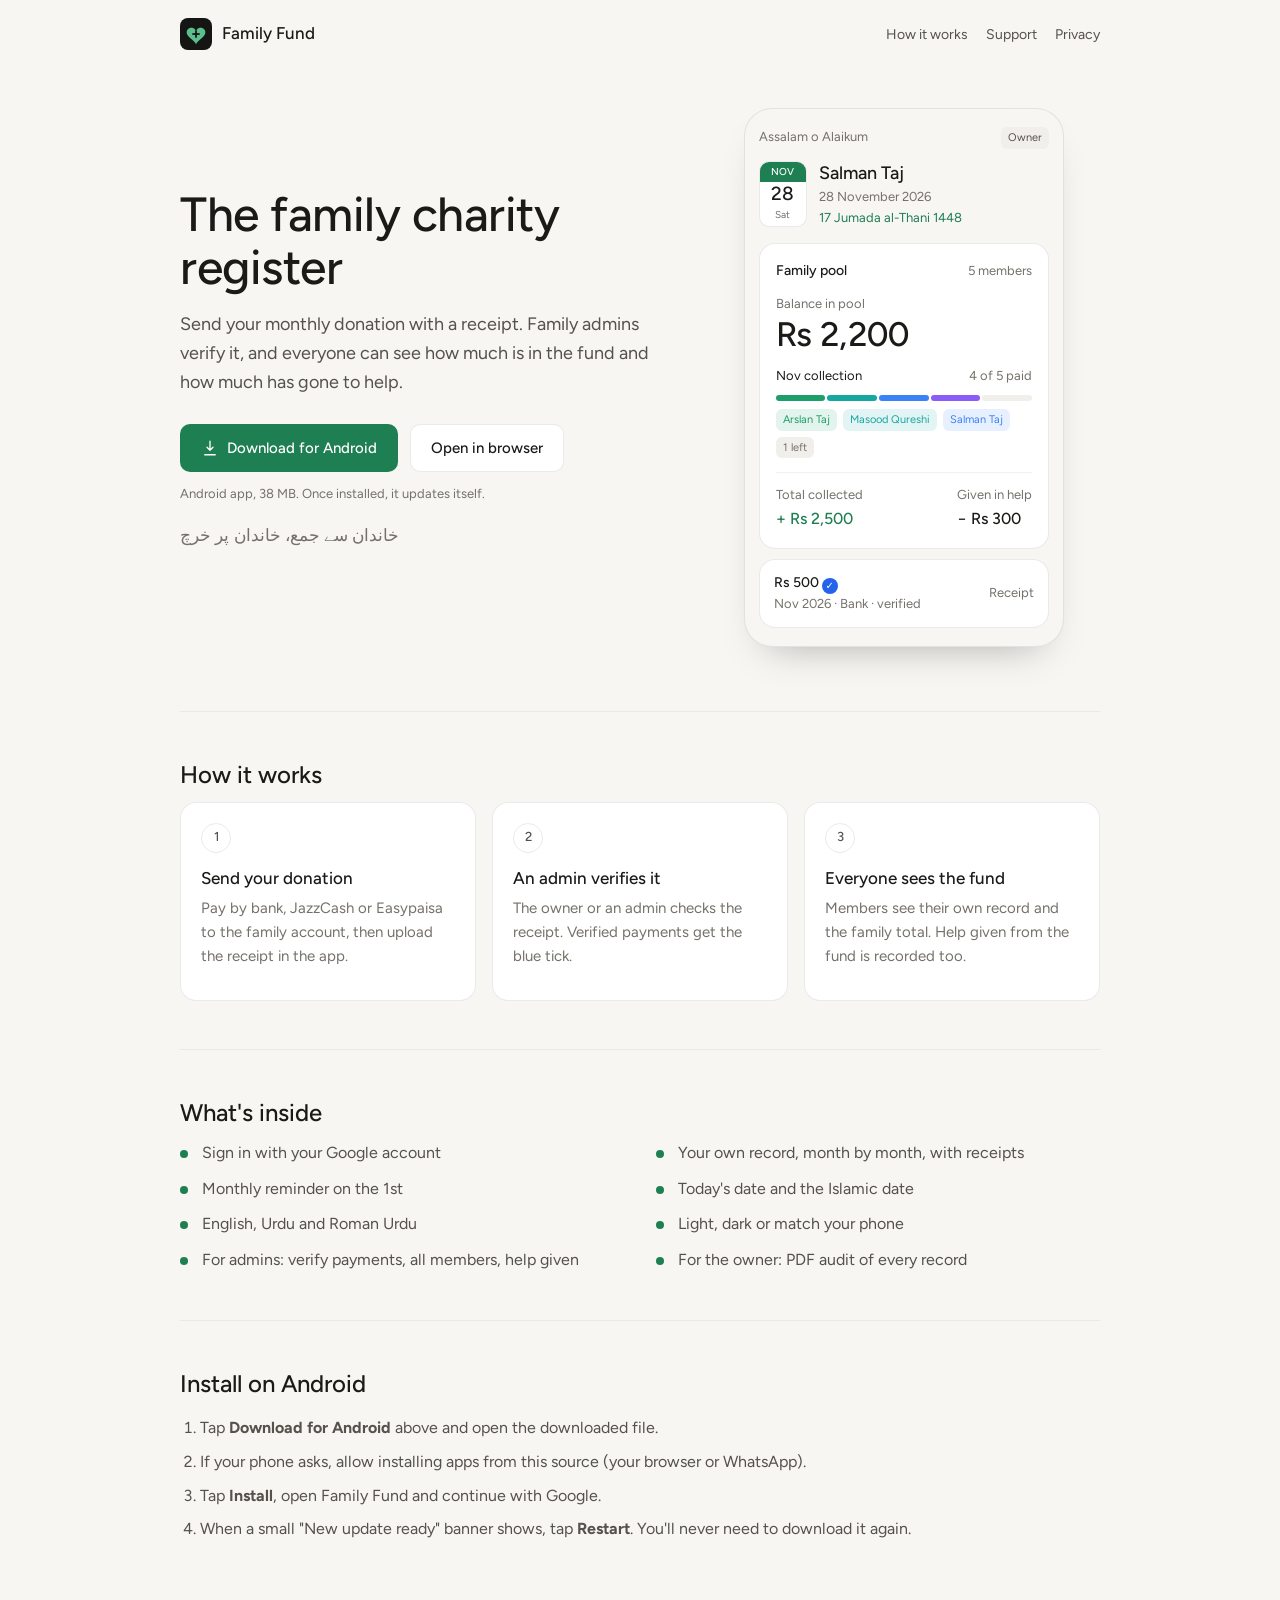
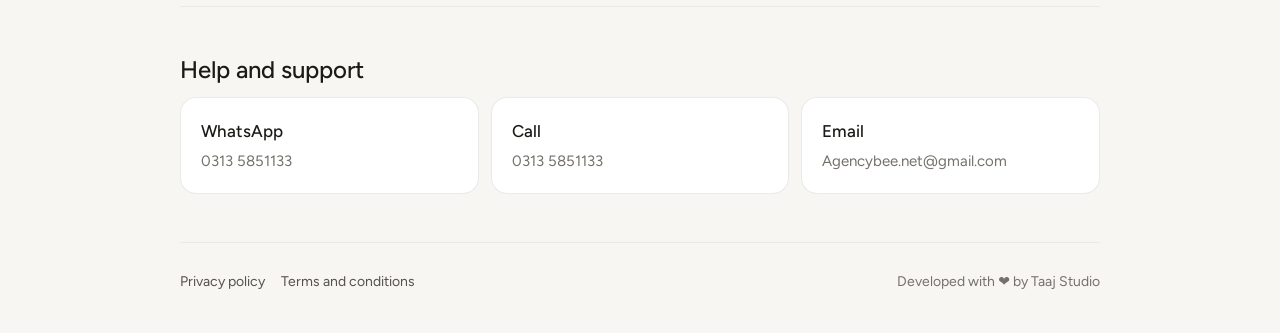
<file: home/index.html>
<!DOCTYPE html>
<html lang="en">
<head>
<meta charset="utf-8">
<meta name="viewport" content="width=device-width, initial-scale=1">
<title>Family Fund · The family charity register</title>
<meta name="description" content="Family Fund keeps your family's charity fund in one honest register: send your monthly donation with a receipt, admins verify it, and everyone sees the total.">
<meta name="theme-color" content="#151514">
<link rel="icon" href="icon.png">
<meta property="og:title" content="Family Fund">
<meta property="og:description" content="The family charity register. Collected from family, spent on family.">
<meta property="og:image" content="https://salman-hashmi.github.io/family-fund-web/home/icon.png">
<link rel="stylesheet" href="site.css">
</head>
<body>
<div class="wrap">
  <header class="top">
    <a class="brand" href="./"><img src="icon.png" alt="">Family Fund</a>
    <nav><a class="wide" href="#how">How it works</a><a href="#support">Support</a><a href="../privacy/">Privacy</a></nav>
  </header>

  <main>
    <div class="hero">
      <div>
        <h1>The family charity register</h1>
        <p class="lead">Send your monthly donation with a receipt. Family admins verify it, and everyone can see how much is in the fund and how much has gone to help.</p>
        <div class="actions">
          <a class="btn primary" href="../download/FamilyFund.apk" download>
            <svg viewBox="0 0 24 24" fill="none" stroke="currentColor" stroke-width="1.75" stroke-linecap="round" stroke-linejoin="round" aria-hidden="true"><path d="M12 3v12m0 0-4-4m4 4 4-4M5 21h14"/></svg>
            Download for Android
          </a>
          <a class="btn" href="../">Open in browser</a>
        </div>
        <p class="note">Android app, 38 MB. Once installed, it updates itself.</p>
        <p class="ur">خاندان سے جمع، خاندان پر خرچ</p>
      </div>

      <div class="phone" aria-label="Family Fund home screen">
        <div class="row small"><span>Assalam o Alaikum</span><span class="chip" style="background:var(--raised);color:var(--text2)">Owner</span></div>
        <div style="display:flex;gap:12px;align-items:center;margin:10px 0 14px">
          <div class="leaf"><b>NOV</b><span>28</span><i>Sat</i></div>
          <div><div style="font-size:18px;font-weight:500">Salman Taj</div><div class="small">28 November 2026</div><div class="small" style="color:var(--accent)">17 Jumada al-Thani 1448</div></div>
        </div>
        <div class="card" style="padding:16px">
          <div class="row"><span style="font-weight:500;font-size:14px">Family pool</span><span class="small">5 members</span></div>
          <div class="small" style="margin-top:12px">Balance in pool</div>
          <div class="big">Rs 2,200</div>
          <div class="row small" style="margin-top:12px"><span style="color:var(--text)">Nov collection</span><span>4 of 5 paid</span></div>
          <div class="seg"><div style="background:#1E9E6A"></div><div style="background:#18A6A0"></div><div style="background:#3B82F6"></div><div style="background:#8B5CF6"></div><div style="background:var(--raised)"></div></div>
          <div class="chips"><span class="chip" style="background:#1E9E6A1F;color:#1E9E6A">Arslan Taj</span><span class="chip" style="background:#18A6A01F;color:#18A6A0">Masood Qureshi</span><span class="chip" style="background:#3B82F61F;color:#3B82F6">Salman Taj</span><span class="chip" style="background:var(--raised);color:var(--muted)">1 left</span></div>
          <div class="row" style="margin-top:14px;padding-top:12px;border-top:1px solid var(--divider)">
            <div><div class="small">Total collected</div><div style="color:var(--accent);font-weight:500">+ Rs 2,500</div></div>
            <div><div class="small">Given in help</div><div style="font-weight:500">− Rs 300</div></div>
          </div>
        </div>
        <div class="card" style="padding:12px 14px;margin-top:10px;display:flex;justify-content:space-between;align-items:center">
          <div><div style="font-size:14px;font-weight:500">Rs 500 <span class="tick">✓</span></div><div class="small">Nov 2026 · Bank · verified</div></div>
          <span class="small">Receipt</span>
        </div>
      </div>
    </div>

    <section id="how">
      <h2>How it works</h2>
      <div class="steps">
        <div class="card"><h3>Send your donation</h3><p class="small" style="font-size:15px">Pay by bank, JazzCash or Easypaisa to the family account, then upload the receipt in the app.</p></div>
        <div class="card"><h3>An admin verifies it</h3><p class="small" style="font-size:15px">The owner or an admin checks the receipt. Verified payments get the blue tick.</p></div>
        <div class="card"><h3>Everyone sees the fund</h3><p class="small" style="font-size:15px">Members see their own record and the family total. Help given from the fund is recorded too.</p></div>
      </div>
    </section>

    <section>
      <h2>What's inside</h2>
      <ul class="list">
        <li>Sign in with your Google account</li>
        <li>Your own record, month by month, with receipts</li>
        <li>Monthly reminder on the 1st</li>
        <li>Today's date and the Islamic date</li>
        <li>English, Urdu and Roman Urdu</li>
        <li>Light, dark or match your phone</li>
        <li>For admins: verify payments, all members, help given</li>
        <li>For the owner: PDF audit of every record</li>
      </ul>
    </section>

    <section id="install">
      <h2>Install on Android</h2>
      <ol class="install">
        <li>Tap <b>Download for Android</b> above and open the downloaded file.</li>
        <li>If your phone asks, allow installing apps from this source (your browser or WhatsApp).</li>
        <li>Tap <b>Install</b>, open Family Fund and continue with Google.</li>
        <li>When a small "New update ready" banner shows, tap <b>Restart</b>. You'll never need to download it again.</li>
      </ol>
    </section>

    <section id="support">
      <h2>Help and support</h2>
      <div class="contact">
        <a href="https://wa.me/923135851133?text=Assalam%20o%20Alaikum%2C%20I%20need%20help%20with%20the%20Family%20Fund%20app."><div class="card"><h3>WhatsApp</h3><div class="small" style="font-size:15px">0313 5851133</div></div></a>
        <a href="tel:03135851133"><div class="card"><h3>Call</h3><div class="small" style="font-size:15px">0313 5851133</div></div></a>
        <a href="mailto:Agencybee.net@gmail.com?subject=Family%20Fund"><div class="card"><h3>Email</h3><div class="small" style="font-size:15px">Agencybee.net@gmail.com</div></div></a>
      </div>
    </section>
  </main>

  <footer>
    <div><a href="../privacy/">Privacy policy</a><a href="../terms/">Terms and conditions</a></div>
    <div>Developed with ❤️ by Taaj Studio</div>
  </footer>
</div>
</body>
</html>
</file>
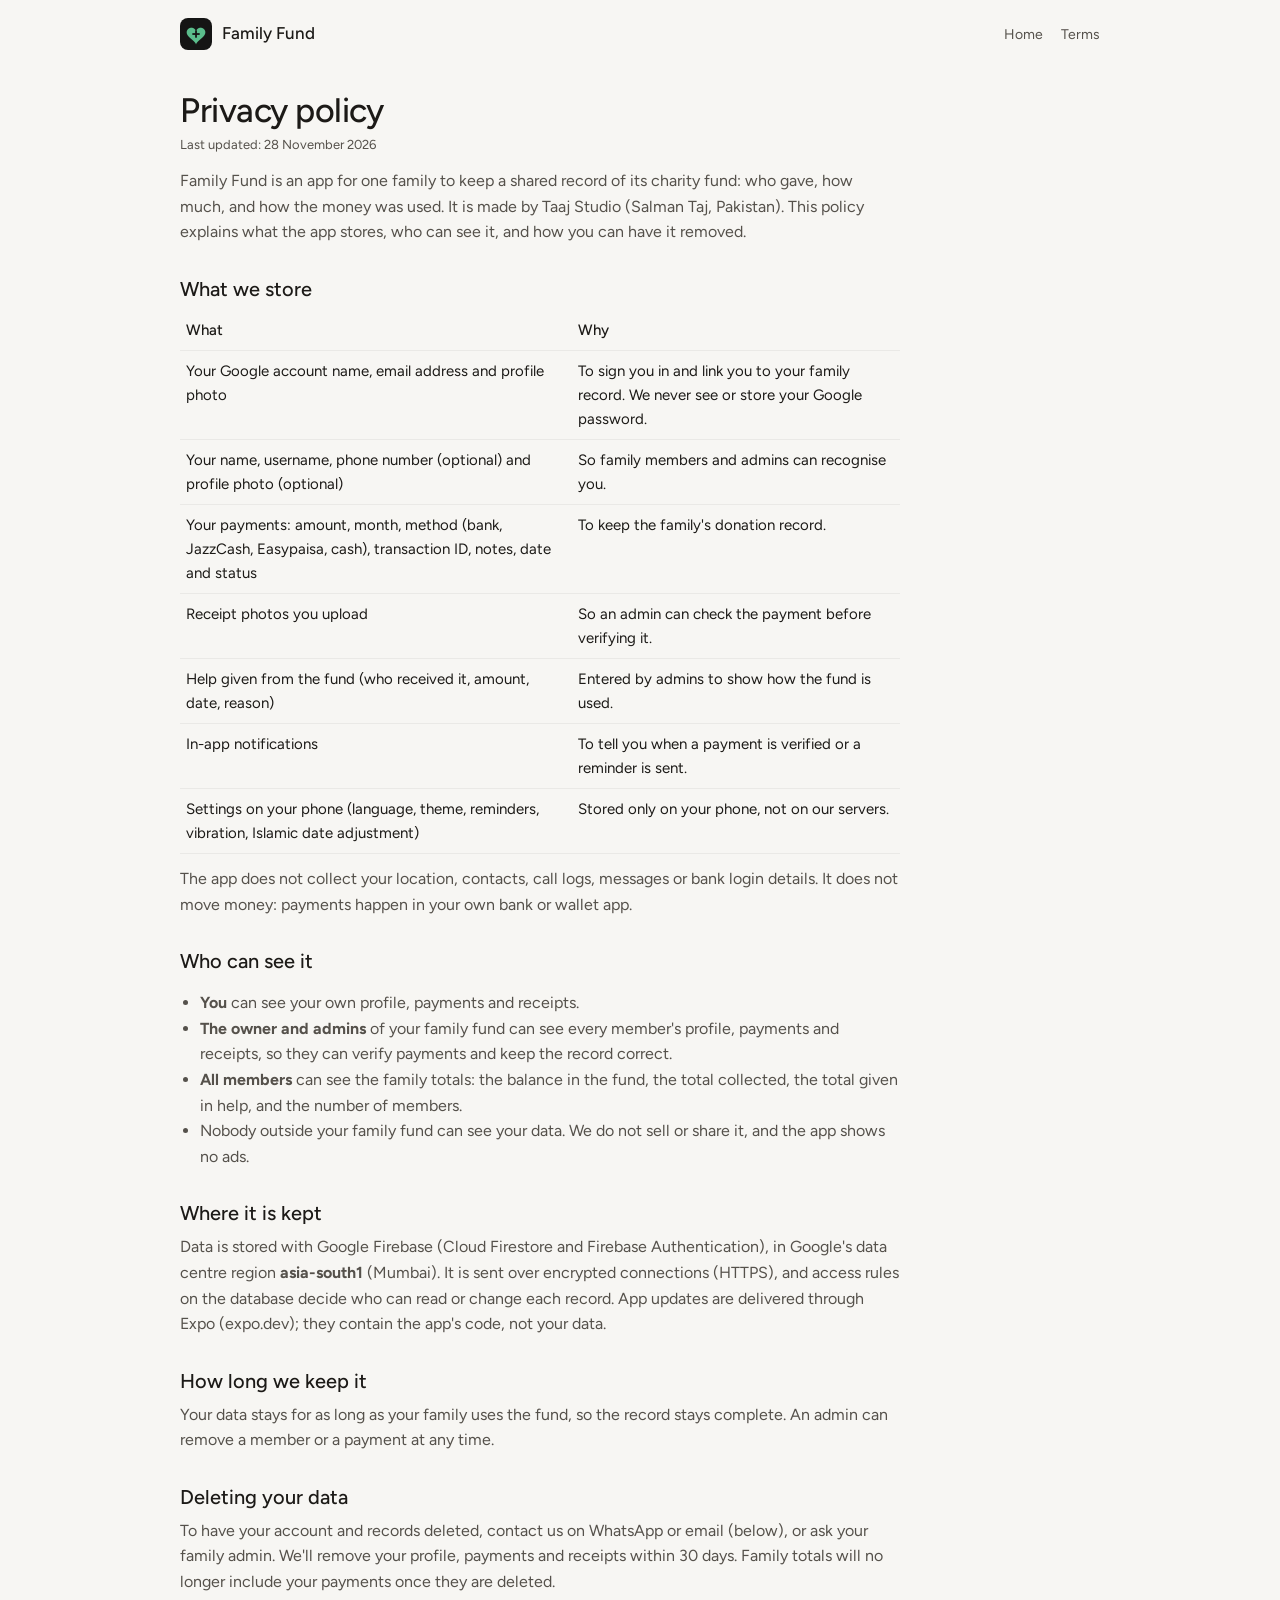
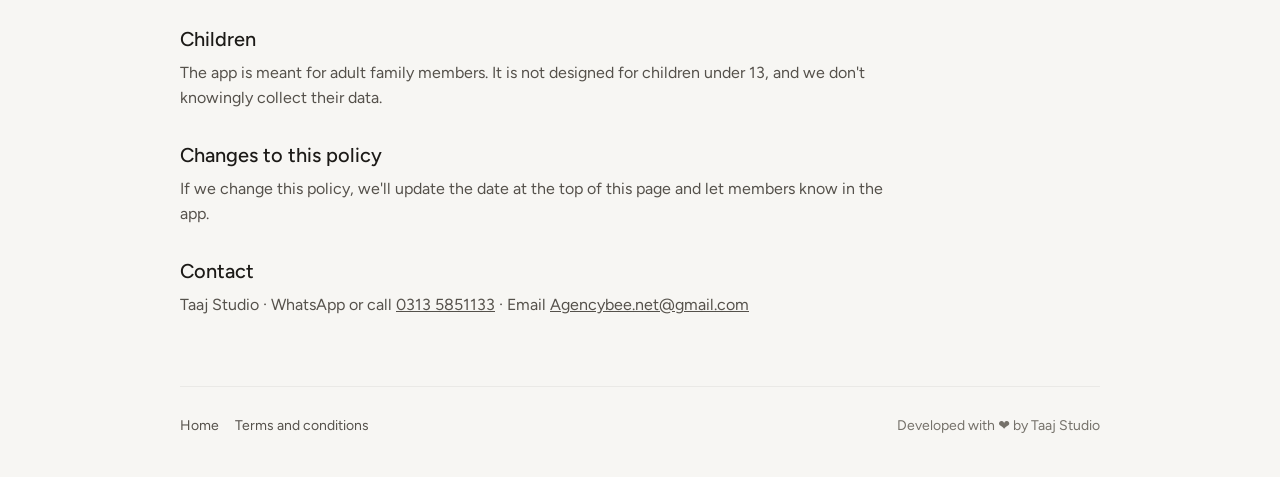
<file: privacy/index.html>
<!DOCTYPE html>
<html lang="en">
<head>
<meta charset="utf-8">
<meta name="viewport" content="width=device-width, initial-scale=1">
<title>Privacy policy · Family Fund</title>
<link rel="icon" href="../home/icon.png">
<link rel="stylesheet" href="../home/site.css">
</head>
<body>
<div class="wrap">
  <header class="top">
    <a class="brand" href="../home/"><img src="../home/icon.png" alt="">Family Fund</a>
    <nav><a href="../home/">Home</a><a href="../terms/">Terms</a></nav>
  </header>
  <main class="doc">
    <h1>Privacy policy</h1>
    <p class="small">Last updated: 28 November 2026</p>

    <p>Family Fund is an app for one family to keep a shared record of its charity fund: who gave, how much, and how the money was used. It is made by Taaj Studio (Salman Taj, Pakistan). This policy explains what the app stores, who can see it, and how you can have it removed.</p>

    <h2>What we store</h2>
    <table>
      <tr><th>What</th><th>Why</th></tr>
      <tr><td>Your Google account name, email address and profile photo</td><td>To sign you in and link you to your family record. We never see or store your Google password.</td></tr>
      <tr><td>Your name, username, phone number (optional) and profile photo (optional)</td><td>So family members and admins can recognise you.</td></tr>
      <tr><td>Your payments: amount, month, method (bank, JazzCash, Easypaisa, cash), transaction ID, notes, date and status</td><td>To keep the family's donation record.</td></tr>
      <tr><td>Receipt photos you upload</td><td>So an admin can check the payment before verifying it.</td></tr>
      <tr><td>Help given from the fund (who received it, amount, date, reason)</td><td>Entered by admins to show how the fund is used.</td></tr>
      <tr><td>In-app notifications</td><td>To tell you when a payment is verified or a reminder is sent.</td></tr>
      <tr><td>Settings on your phone (language, theme, reminders, vibration, Islamic date adjustment)</td><td>Stored only on your phone, not on our servers.</td></tr>
    </table>
    <p>The app does not collect your location, contacts, call logs, messages or bank login details. It does not move money: payments happen in your own bank or wallet app.</p>

    <h2>Who can see it</h2>
    <ul>
      <li><b>You</b> can see your own profile, payments and receipts.</li>
      <li><b>The owner and admins</b> of your family fund can see every member's profile, payments and receipts, so they can verify payments and keep the record correct.</li>
      <li><b>All members</b> can see the family totals: the balance in the fund, the total collected, the total given in help, and the number of members.</li>
      <li>Nobody outside your family fund can see your data. We do not sell or share it, and the app shows no ads.</li>
    </ul>

    <h2>Where it is kept</h2>
    <p>Data is stored with Google Firebase (Cloud Firestore and Firebase Authentication), in Google's data centre region <b>asia-south1</b> (Mumbai). It is sent over encrypted connections (HTTPS), and access rules on the database decide who can read or change each record. App updates are delivered through Expo (expo.dev); they contain the app's code, not your data.</p>

    <h2>How long we keep it</h2>
    <p>Your data stays for as long as your family uses the fund, so the record stays complete. An admin can remove a member or a payment at any time.</p>

    <h2>Deleting your data</h2>
    <p>To have your account and records deleted, contact us on WhatsApp or email (below), or ask your family admin. We'll remove your profile, payments and receipts within 30 days. Family totals will no longer include your payments once they are deleted.</p>

    <h2>Children</h2>
    <p>The app is meant for adult family members. It is not designed for children under 13, and we don't knowingly collect their data.</p>

    <h2>Changes to this policy</h2>
    <p>If we change this policy, we'll update the date at the top of this page and let members know in the app.</p>

    <h2>Contact</h2>
    <p>Taaj Studio · WhatsApp or call <a href="https://wa.me/923135851133">0313 5851133</a> · Email <a href="mailto:Agencybee.net@gmail.com">Agencybee.net@gmail.com</a></p>
  </main>
  <footer>
    <div><a href="../home/">Home</a><a href="../terms/">Terms and conditions</a></div>
    <div>Developed with ❤️ by Taaj Studio</div>
  </footer>
</div>
</body>
</html>
</file>
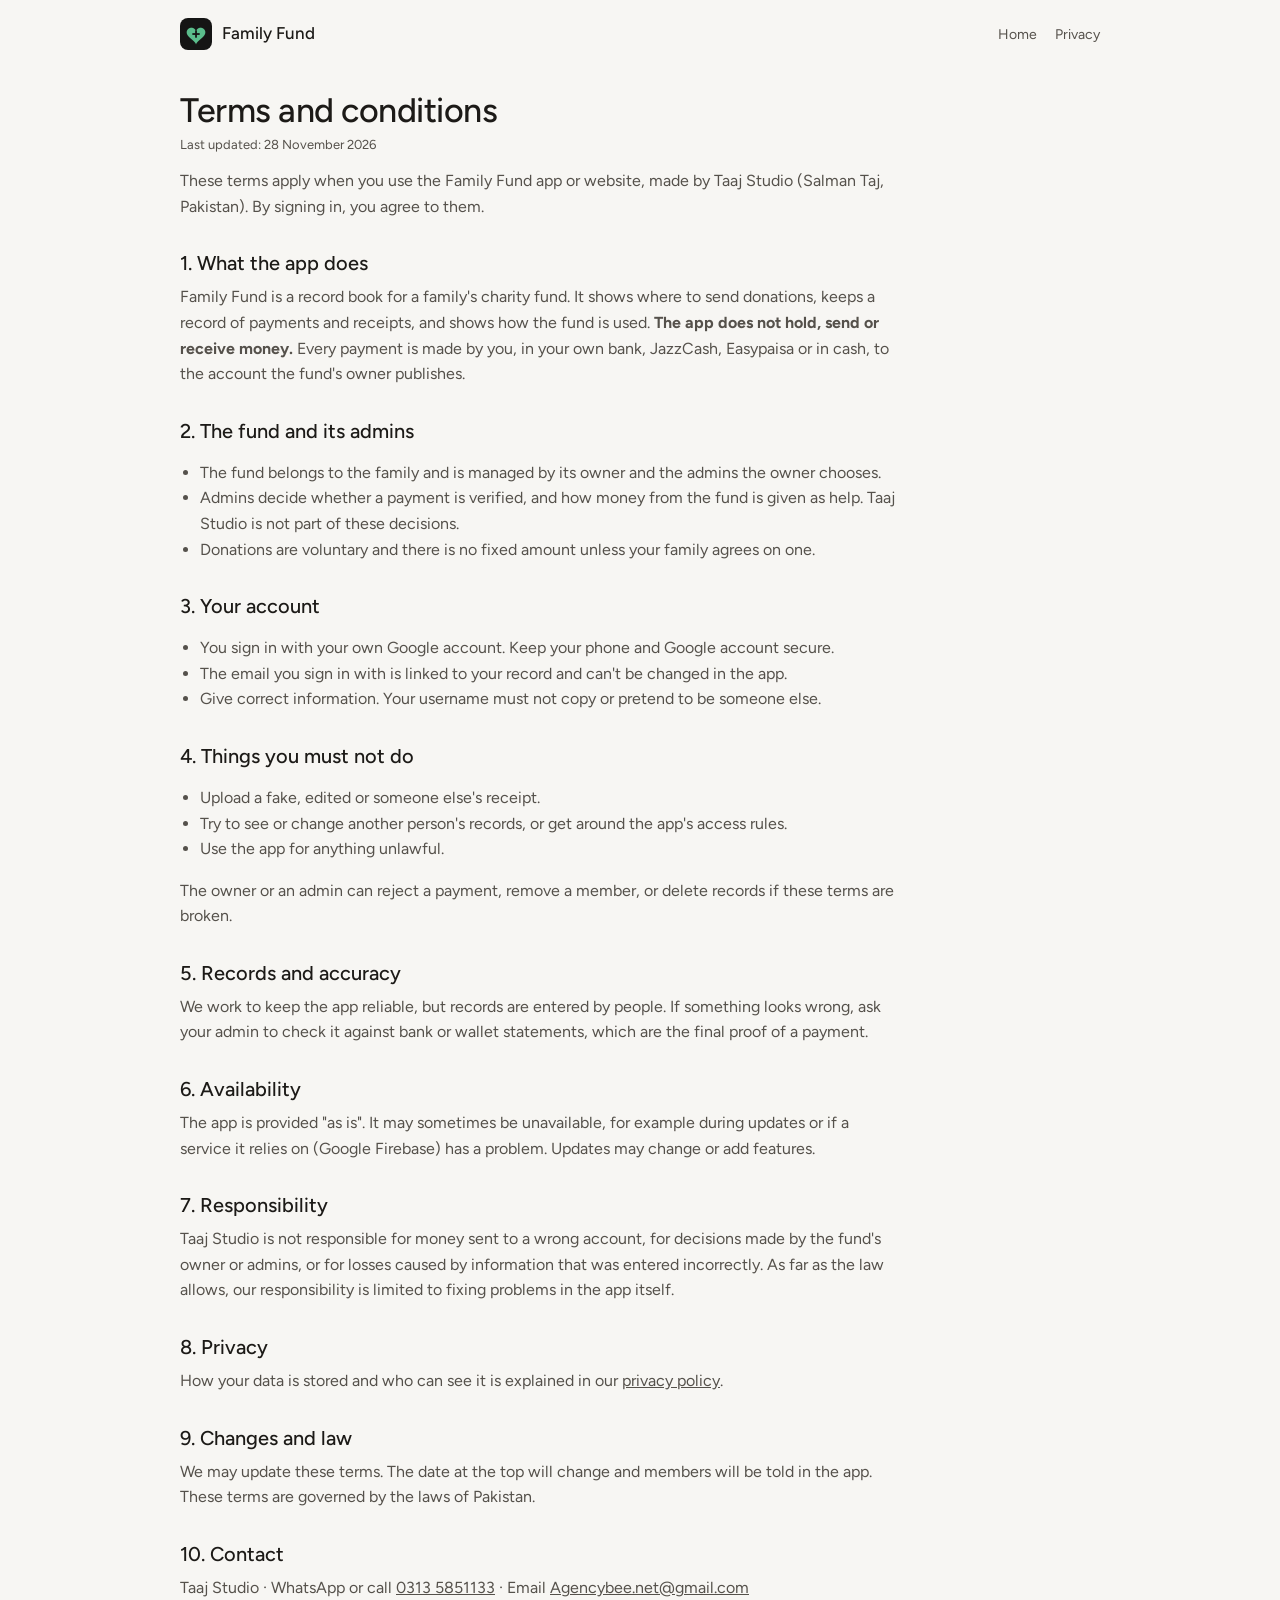
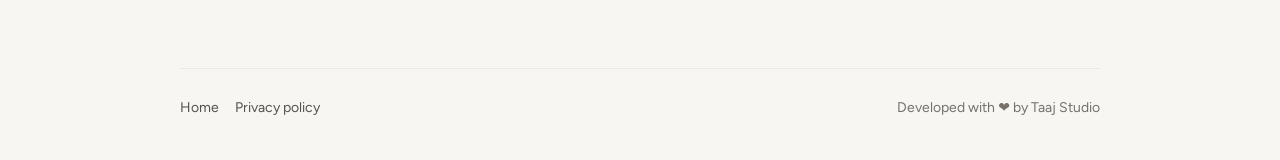
<file: terms/index.html>
<!DOCTYPE html>
<html lang="en">
<head>
<meta charset="utf-8">
<meta name="viewport" content="width=device-width, initial-scale=1">
<title>Terms and conditions · Family Fund</title>
<link rel="icon" href="../home/icon.png">
<link rel="stylesheet" href="../home/site.css">
</head>
<body>
<div class="wrap">
  <header class="top">
    <a class="brand" href="../home/"><img src="../home/icon.png" alt="">Family Fund</a>
    <nav><a href="../home/">Home</a><a href="../privacy/">Privacy</a></nav>
  </header>
  <main class="doc">
    <h1>Terms and conditions</h1>
    <p class="small">Last updated: 28 November 2026</p>

    <p>These terms apply when you use the Family Fund app or website, made by Taaj Studio (Salman Taj, Pakistan). By signing in, you agree to them.</p>

    <h2>1. What the app does</h2>
    <p>Family Fund is a record book for a family's charity fund. It shows where to send donations, keeps a record of payments and receipts, and shows how the fund is used. <b>The app does not hold, send or receive money.</b> Every payment is made by you, in your own bank, JazzCash, Easypaisa or in cash, to the account the fund's owner publishes.</p>

    <h2>2. The fund and its admins</h2>
    <ul>
      <li>The fund belongs to the family and is managed by its owner and the admins the owner chooses.</li>
      <li>Admins decide whether a payment is verified, and how money from the fund is given as help. Taaj Studio is not part of these decisions.</li>
      <li>Donations are voluntary and there is no fixed amount unless your family agrees on one.</li>
    </ul>

    <h2>3. Your account</h2>
    <ul>
      <li>You sign in with your own Google account. Keep your phone and Google account secure.</li>
      <li>The email you sign in with is linked to your record and can't be changed in the app.</li>
      <li>Give correct information. Your username must not copy or pretend to be someone else.</li>
    </ul>

    <h2>4. Things you must not do</h2>
    <ul>
      <li>Upload a fake, edited or someone else's receipt.</li>
      <li>Try to see or change another person's records, or get around the app's access rules.</li>
      <li>Use the app for anything unlawful.</li>
    </ul>
    <p>The owner or an admin can reject a payment, remove a member, or delete records if these terms are broken.</p>

    <h2>5. Records and accuracy</h2>
    <p>We work to keep the app reliable, but records are entered by people. If something looks wrong, ask your admin to check it against bank or wallet statements, which are the final proof of a payment.</p>

    <h2>6. Availability</h2>
    <p>The app is provided "as is". It may sometimes be unavailable, for example during updates or if a service it relies on (Google Firebase) has a problem. Updates may change or add features.</p>

    <h2>7. Responsibility</h2>
    <p>Taaj Studio is not responsible for money sent to a wrong account, for decisions made by the fund's owner or admins, or for losses caused by information that was entered incorrectly. As far as the law allows, our responsibility is limited to fixing problems in the app itself.</p>

    <h2>8. Privacy</h2>
    <p>How your data is stored and who can see it is explained in our <a href="../privacy/">privacy policy</a>.</p>

    <h2>9. Changes and law</h2>
    <p>We may update these terms. The date at the top will change and members will be told in the app. These terms are governed by the laws of Pakistan.</p>

    <h2>10. Contact</h2>
    <p>Taaj Studio · WhatsApp or call <a href="https://wa.me/923135851133">0313 5851133</a> · Email <a href="mailto:Agencybee.net@gmail.com">Agencybee.net@gmail.com</a></p>
  </main>
  <footer>
    <div><a href="../home/">Home</a><a href="../privacy/">Privacy policy</a></div>
    <div>Developed with ❤️ by Taaj Studio</div>
  </footer>
</div>
</body>
</html>
</file>
<file: home/site.css>
@import url('https://fonts.googleapis.com/css2?family=Figtree:wght@400;500;600&display=swap');
:root{
  --bg:#F7F6F3; --surface:#FFFFFF; --raised:#F1EFEB; --border:rgba(28,26,23,.09); --divider:rgba(28,26,23,.06);
  --text:#1C1A17; --text2:#55514B; --muted:#75716A; --accent:#1E7F52; --on-accent:#FFFFFF; --blue:#2563EB;
}
@media (prefers-color-scheme: dark){
  :root{ --bg:#151514; --surface:#1B1A19; --raised:#262523; --border:rgba(236,235,232,.08); --divider:rgba(236,235,232,.06);
    --text:#ECEBE8; --text2:#B4B2AD; --muted:#8E8C87; --accent:#5BBE8C; --on-accent:#0D2117; --blue:#6AA7F8; }
}
*{box-sizing:border-box}
html{-webkit-text-size-adjust:100%}
body{margin:0;background:var(--bg);color:var(--text);font:400 16px/1.6 Figtree,system-ui,-apple-system,'Segoe UI',Roboto,sans-serif}
a{color:inherit}
.wrap{max-width:960px;margin:0 auto;padding:0 20px}
header.top{display:flex;align-items:center;justify-content:space-between;padding:18px 0}
.brand{display:flex;align-items:center;gap:10px;text-decoration:none;font-weight:500;font-size:17px;white-space:nowrap}
.brand img{width:32px;height:32px;border-radius:8px}
nav a{color:var(--text2);text-decoration:none;font-size:14px;margin-left:18px;white-space:nowrap}
nav a:hover{color:var(--text)}
.btn{display:inline-flex;align-items:center;gap:8px;height:48px;padding:0 20px;border-radius:10px;font:500 15px Figtree,system-ui,sans-serif;text-decoration:none;border:1px solid var(--border);background:var(--surface);color:var(--text);transition:transform .12s cubic-bezier(.22,1,.36,1)}
.btn:active{transform:scale(.98)}
.btn.primary{background:var(--accent);color:var(--on-accent);border-color:transparent}
.btn svg{width:18px;height:18px}
h1{font-weight:500;font-size:clamp(32px,6vw,48px);line-height:1.1;letter-spacing:-.5px;margin:0}
h2{font-weight:500;font-size:24px;line-height:1.25;margin:0 0 12px}
h3{font-weight:500;font-size:17px;margin:0 0 4px}
p{margin:0 0 12px}
.lead{font-size:18px;color:var(--text2);max-width:520px;margin:16px 0 28px}
.ur{font-family:'Noto Nastaliq Urdu','Jameel Noori Nastaleeq',serif;direction:rtl;text-align:left;color:var(--muted);font-size:17px;line-height:2.2;margin-top:8px}
.hero{display:grid;grid-template-columns:1.1fr .9fr;gap:48px;align-items:center;padding:40px 0 64px}
.actions{display:flex;flex-wrap:wrap;gap:12px}
.note{font-size:13px;color:var(--muted);margin-top:12px}
.card{background:var(--surface);border:1px solid var(--border);border-radius:16px;padding:20px}
.phone{max-width:320px;margin:0 auto;background:var(--bg);border:1px solid var(--border);border-radius:28px;padding:18px 14px;box-shadow:0 20px 40px -24px rgba(0,0,0,.35)}
.phone .row{display:flex;justify-content:space-between;align-items:center}
.small{font-size:13px;color:var(--muted)}
.big{font-size:34px;font-weight:500;letter-spacing:-.6px;line-height:1.15;font-variant-numeric:tabular-nums}
.leaf{width:48px;border-radius:10px;overflow:hidden;border:1px solid var(--border);background:var(--surface);text-align:center;flex-shrink:0}
.leaf b{display:block;background:var(--accent);color:var(--on-accent);font-weight:500;font-size:10px;padding:2px 0}
.leaf span{display:block;font-size:19px;font-weight:500;line-height:1.3}
.leaf i{display:block;font-style:normal;font-size:10px;color:var(--muted);padding-bottom:3px}
.seg{display:flex;gap:2px;height:6px;margin-top:8px}
.seg div{flex:1;border-radius:3px}
.chips{display:flex;flex-wrap:wrap;gap:6px;margin-top:8px}
.chip{font-size:11px;padding:2px 7px;border-radius:6px}
.tick{display:inline-flex;width:16px;height:16px;border-radius:50%;background:var(--blue);color:#fff;align-items:center;justify-content:center;font-size:10px;vertical-align:-2px}
section{padding:48px 0;border-top:1px solid var(--divider)}
.steps{display:grid;grid-template-columns:repeat(3,1fr);gap:16px;counter-reset:s}
.steps .card{counter-increment:s}
.steps .card:before{content:counter(s);display:inline-flex;width:28px;height:28px;border-radius:50%;border:1px solid var(--border);align-items:center;justify-content:center;font-size:13px;font-weight:500;margin-bottom:12px;color:var(--text2)}
.list{list-style:none;padding:0;margin:0;display:grid;grid-template-columns:1fr 1fr;gap:10px 32px}
.list li{padding-left:22px;position:relative;color:var(--text2)}
.list li:before{content:'';position:absolute;left:0;top:10px;width:8px;height:8px;border-radius:50%;background:var(--accent)}
ol.install{padding-left:20px;color:var(--text2)} ol.install li{margin-bottom:8px}
.contact{display:grid;grid-template-columns:repeat(3,1fr);gap:12px}
.contact a{text-decoration:none}
.contact .card:hover{background:var(--raised)}
footer{padding:28px 0 40px;border-top:1px solid var(--divider);font-size:14px;color:var(--muted);display:flex;flex-wrap:wrap;gap:12px;justify-content:space-between}
footer a{color:var(--text2);text-decoration:none;margin-right:16px}
.doc{max-width:720px;padding:24px 0 56px}
.doc h1{font-size:34px;margin-bottom:6px}
.doc h2{font-size:20px;margin:32px 0 8px}
.doc p,.doc li{color:var(--text2)}
.doc ul{padding-left:20px}
.doc table{width:100%;border-collapse:collapse;font-size:15px;margin:8px 0 12px}
.doc td,.doc th{text-align:left;padding:8px 6px;border-bottom:1px solid var(--divider);vertical-align:top}
.doc th{font-weight:500;color:var(--text)}
@media (max-width:760px){
  .hero{grid-template-columns:1fr;gap:32px;padding-top:16px}
  .steps,.contact{grid-template-columns:1fr}
  .list{grid-template-columns:1fr}
  nav a{margin-left:14px}
  nav a.wide{display:none}
}
</file>
